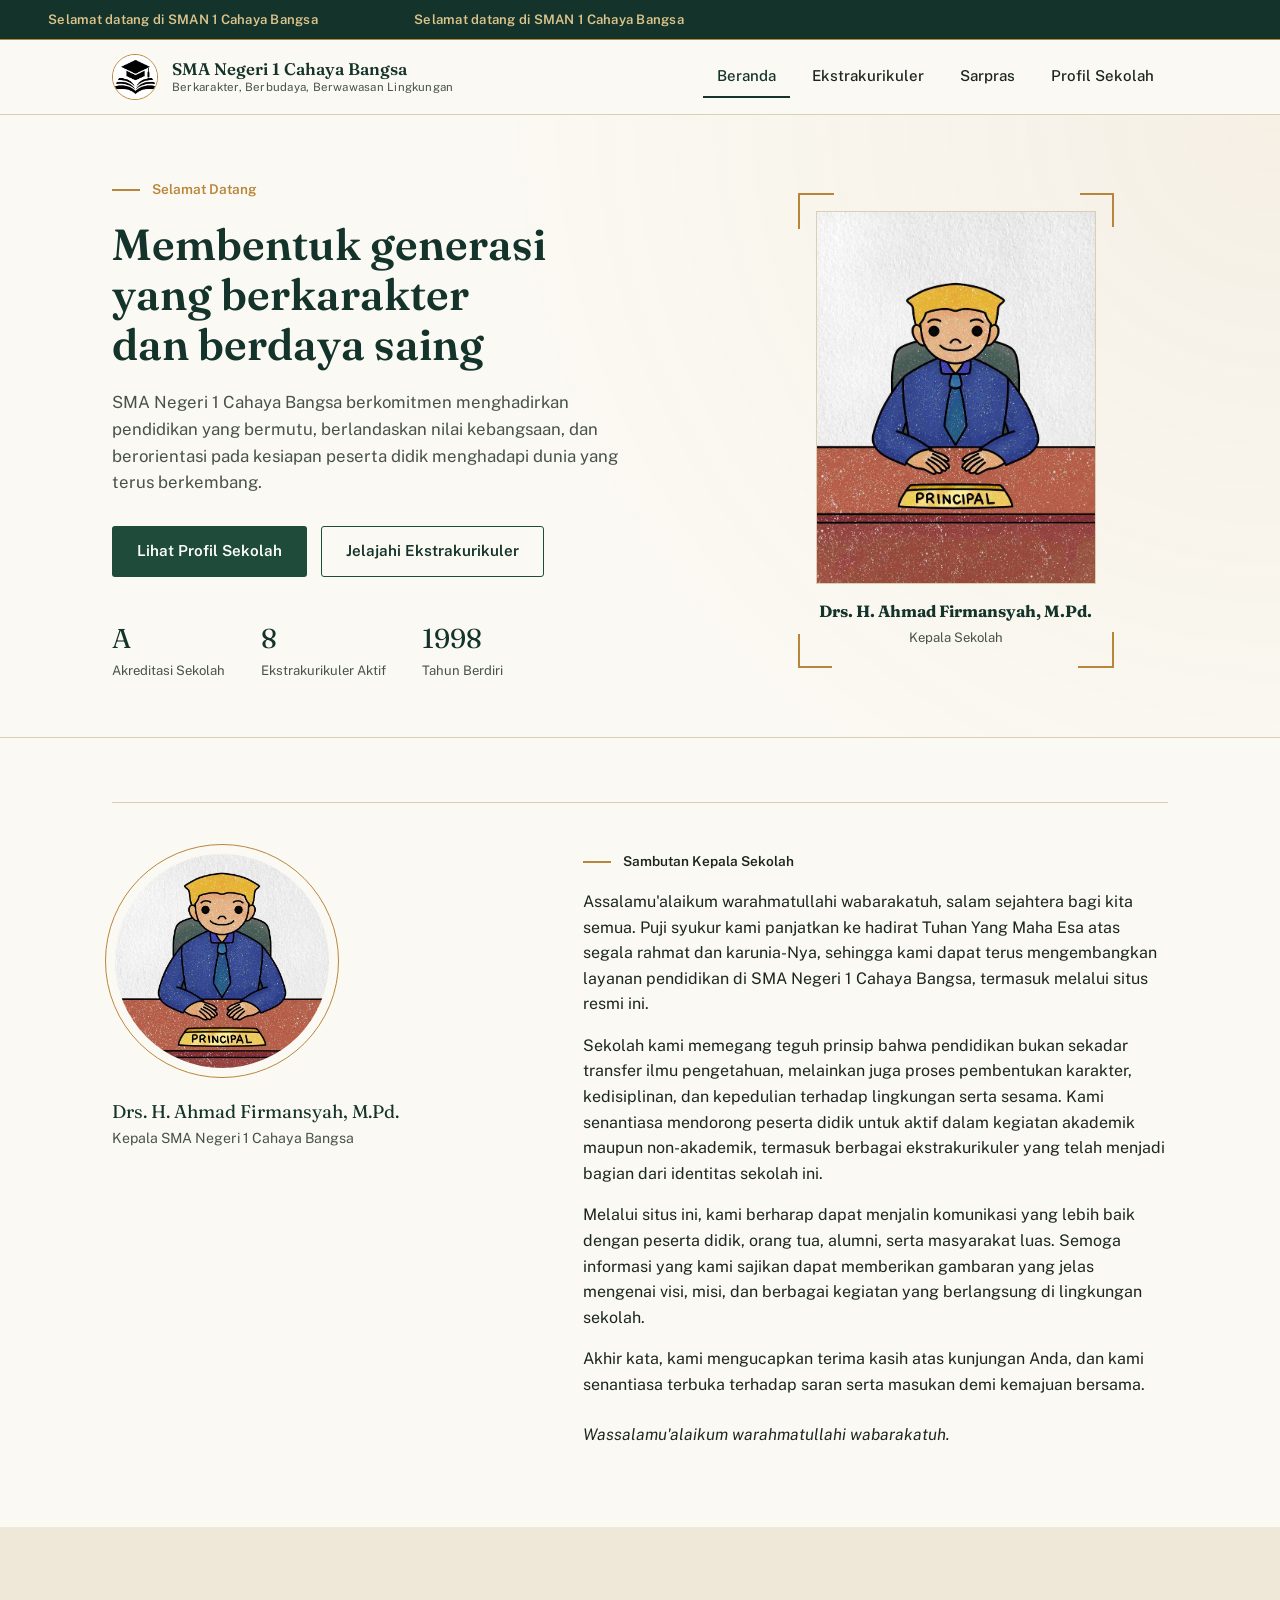
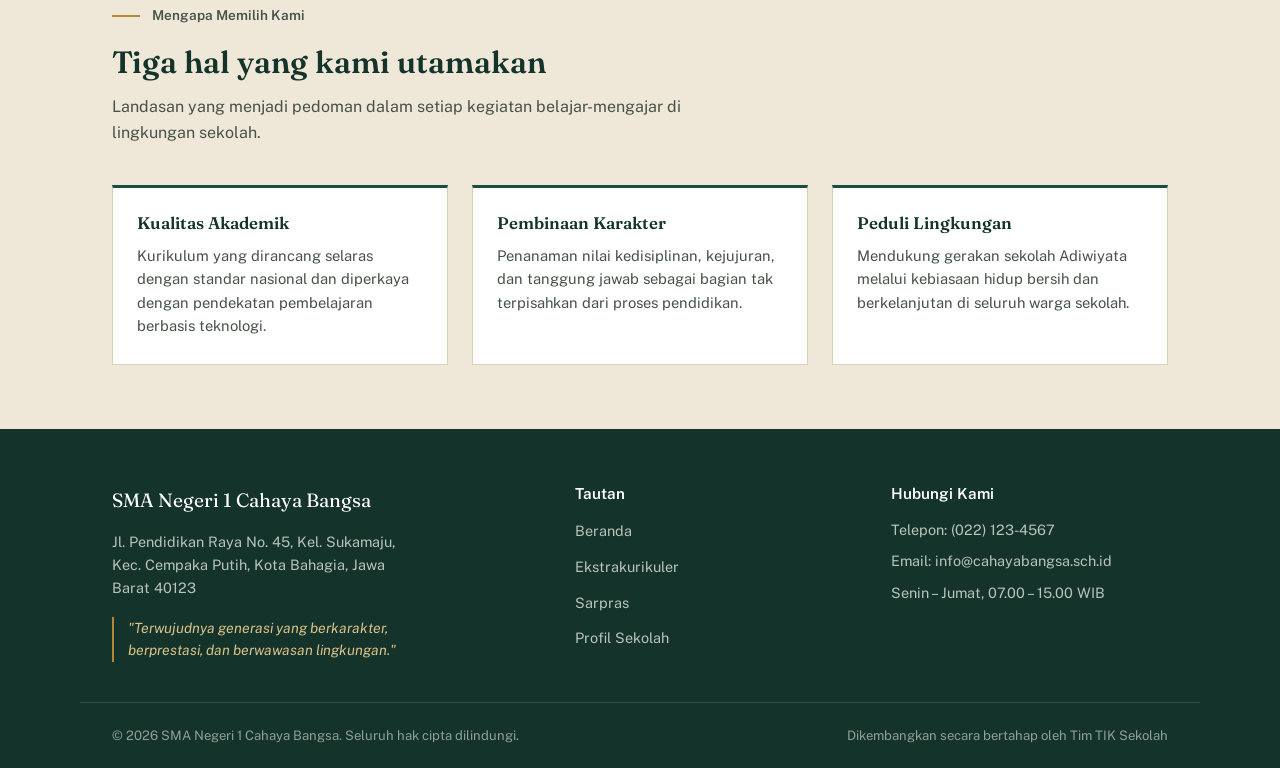
<file: index.html>
<!DOCTYPE html>
<html lang="id">
<head>
<meta charset="UTF-8">
<meta name="viewport" content="width=device-width, initial-scale=1.0">
<title>Beranda | SMA Negeri 1 Cahaya Bangsa</title>
<meta name="description" content="Situs resmi SMA Negeri 1 Cahaya Bangsa — sambutan kepala sekolah, profil sekolah, dan kegiatan ekstrakurikuler.">
<link rel="stylesheet" href="assets/css/style.css">
</head>
<body>
<a href="#konten-utama" class="skip-link">Lewati ke konten utama</a>

<div class="marquee" role="region" aria-label="Teks berjalan">
  <div class="marquee__track">
    <span>Selamat datang di SMAN 1 Cahaya Bangsa</span>
    <span aria-hidden="true">Selamat datang di SMAN 1 Cahaya Bangsa</span>
  </div>
</div>

<header class="site-header">
  <div class="wrap navbar">
    <a href="index.html" class="brand">
      <img src="assets/img/logosch.jpeg" alt="Logo SMA Negeri 1 Cahaya Bangsa" class="brand__logo">
      <span class="brand__text">
        <span class="brand__name">SMA Negeri 1 Cahaya Bangsa</span>
        <span class="brand__tagline">Berkarakter, Berbudaya, Berwawasan Lingkungan</span>
      </span>
    </a>
    <button class="nav-toggle" aria-label="Buka menu navigasi" aria-expanded="false">
      <span></span><span></span><span></span>
    </button>
    <nav class="nav-menu" aria-label="Navigasi utama">
      <a href="index.html">Beranda</a>
      <a href="ekskul.html">Ekstrakurikuler</a>
      <a href="sarpras.html">Sarpras</a>
      <a href="profilsekolah.html">Profil Sekolah</a>
    </nav>
  </div>
</header>

<main id="konten-utama">

  <section class="hero">
    <div class="wrap hero__grid">
      <div>
        <p class="eyebrow-line">Selamat Datang</p>
        <h1 class="hero__title">Membentuk generasi yang berkarakter dan berdaya saing</h1>
        <p class="hero__lede">
          SMA Negeri 1 Cahaya Bangsa berkomitmen menghadirkan pendidikan yang bermutu,
          berlandaskan nilai kebangsaan, dan berorientasi pada kesiapan peserta didik
          menghadapi dunia yang terus berkembang.
        </p>
        <div class="hero__actions">
          <a href="profilsekolah.html" class="btn btn--primary">Lihat Profil Sekolah</a>
          <a href="ekskul.html" class="btn btn--outline">Jelajahi Ekstrakurikuler</a>
        </div>
        <div class="hero__stats">
          <div>
            <div class="hero__stat-value">A</div>
            <div class="hero__stat-label">Akreditasi Sekolah</div>
          </div>
          <div>
            <div class="hero__stat-value">8</div>
            <div class="hero__stat-label">Ekstrakurikuler Aktif</div>
          </div>
          <div>
            <div class="hero__stat-value">1998</div>
            <div class="hero__stat-label">Tahun Berdiri</div>
          </div>
        </div>
      </div>
      <div class="portrait-frame">
        <span class="corner-tl" aria-hidden="true"></span>
        <span class="corner-br" aria-hidden="true"></span>
        <div class="portrait-frame__inner">
          <img src="assets/img/kepsek.jpeg" alt="Foto Kepala Sekolah">
        </div>
        <div class="portrait-frame__caption">
          <strong>Drs. H. Ahmad Firmansyah, M.Pd.</strong>
          <span>Kepala Sekolah</span>
        </div>
      </div>
    </div>
  </section>

  <section class="section">
    <div class="wrap">
      <div class="sambutan">
        <div class="sambutan__figure">
          <div class="sambutan__avatar">
            <img src="assets/img/kepsek.jpeg" alt="Foto Kepala Sekolah">
          </div>
          <div class="sambutan__name">Drs. H. Ahmad Firmansyah, M.Pd.</div>
          <div class="sambutan__role">Kepala SMA Negeri 1 Cahaya Bangsa</div>
        </div>
        <div class="sambutan__body">
          <p class="eyebrow-line">Sambutan Kepala Sekolah</p>
          <p>
            Assalamu'alaikum warahmatullahi wabarakatuh, salam sejahtera bagi kita semua.
            Puji syukur kami panjatkan ke hadirat Tuhan Yang Maha Esa atas segala rahmat
            dan karunia-Nya, sehingga kami dapat terus mengembangkan layanan pendidikan
            di SMA Negeri 1 Cahaya Bangsa, termasuk melalui situs resmi ini.
          </p>
          <p>
            Sekolah kami memegang teguh prinsip bahwa pendidikan bukan sekadar transfer
            ilmu pengetahuan, melainkan juga proses pembentukan karakter, kedisiplinan,
            dan kepedulian terhadap lingkungan serta sesama. Kami senantiasa mendorong
            peserta didik untuk aktif dalam kegiatan akademik maupun non-akademik,
            termasuk berbagai ekstrakurikuler yang telah menjadi bagian dari identitas
            sekolah ini.
          </p>
          <p>
            Melalui situs ini, kami berharap dapat menjalin komunikasi yang lebih baik
            dengan peserta didik, orang tua, alumni, serta masyarakat luas. Semoga
            informasi yang kami sajikan dapat memberikan gambaran yang jelas mengenai
            visi, misi, dan berbagai kegiatan yang berlangsung di lingkungan sekolah.
          </p>
          <p>
            Akhir kata, kami mengucapkan terima kasih atas kunjungan Anda, dan kami
            senantiasa terbuka terhadap saran serta masukan demi kemajuan bersama.
          </p>
          <p class="sambutan__signoff">Wassalamu'alaikum warahmatullahi wabarakatuh.</p>
        </div>
      </div>
    </div>
  </section>

  <section class="section section--alt">
    <div class="wrap">
      <div class="section__head">
        <p class="eyebrow-line">Mengapa Memilih Kami</p>
        <h2>Tiga hal yang kami utamakan</h2>
        <p>
          Landasan yang menjadi pedoman dalam setiap kegiatan belajar-mengajar
          di lingkungan sekolah.
        </p>
      </div>
      <div class="info-grid">
        <div class="info-card">
          <h3>Kualitas Akademik</h3>
          <p>
            Kurikulum yang dirancang selaras dengan standar nasional dan
            diperkaya dengan pendekatan pembelajaran berbasis teknologi.
          </p>
        </div>
        <div class="info-card">
          <h3>Pembinaan Karakter</h3>
          <p>
            Penanaman nilai kedisiplinan, kejujuran, dan tanggung jawab
            sebagai bagian tak terpisahkan dari proses pendidikan.
          </p>
        </div>
        <div class="info-card">
          <h3>Peduli Lingkungan</h3>
          <p>
            Mendukung gerakan sekolah Adiwiyata melalui kebiasaan hidup
            bersih dan berkelanjutan di seluruh warga sekolah.
          </p>
        </div>
      </div>
    </div>
  </section>

</main>

<footer class="site-footer">
  <div class="wrap footer-grid">
    <div>
      <div class="footer-brand__name">SMA Negeri 1 Cahaya Bangsa</div>
      <p class="footer-brand__addr">
        Jl. Pendidikan Raya No. 45, Kel. Sukamaju, Kec. Cempaka Putih,
        Kota Bahagia, Jawa Barat 40123
      </p>
      <p class="footer-mission">
        "Terwujudnya generasi yang berkarakter, berprestasi, dan berwawasan lingkungan."
      </p>
    </div>
    <div class="footer-col">
      <h4>Tautan</h4>
      <ul>
        <li><a href="index.html">Beranda</a></li>
        <li><a href="ekskul.html">Ekstrakurikuler</a></li>
        <li><a href="sarpras.html">Sarpras</a></li>
        <li><a href="profilsekolah.html">Profil Sekolah</a></li>
      </ul>
    </div>
    <div class="footer-col">
      <h4>Hubungi Kami</h4>
      <address>
        <span>Telepon: (022) 123-4567</span>
        <span>Email: info@cahayabangsa.sch.id</span>
        <span>Senin – Jumat, 07.00 – 15.00 WIB</span>
      </address>
    </div>
  </div>
  <div class="wrap footer-bottom">
    <span>&copy; 2026 SMA Negeri 1 Cahaya Bangsa. Seluruh hak cipta dilindungi.</span>
    <span>Dikembangkan secara bertahap oleh Tim TIK Sekolah</span>
  </div>
</footer>

<script src="assets/js/main.js"></script>
</body>
</html>
</file>
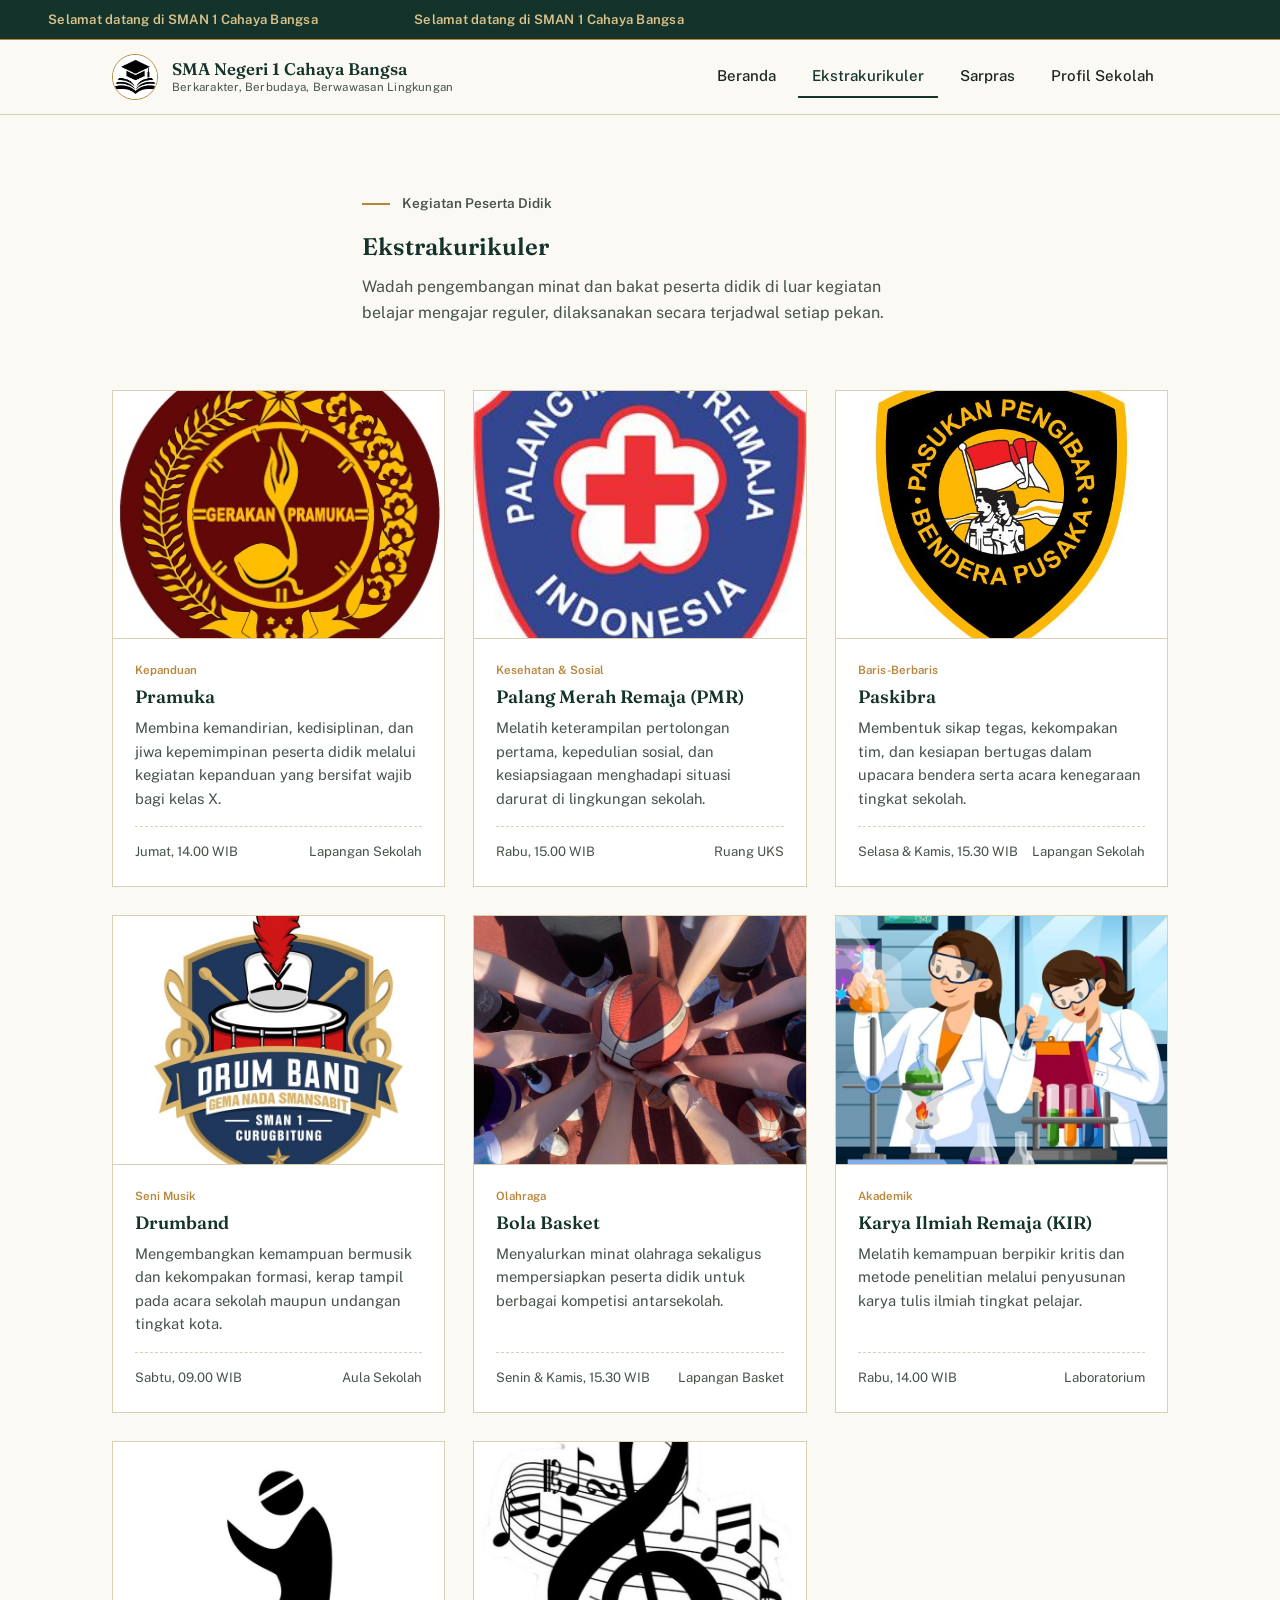
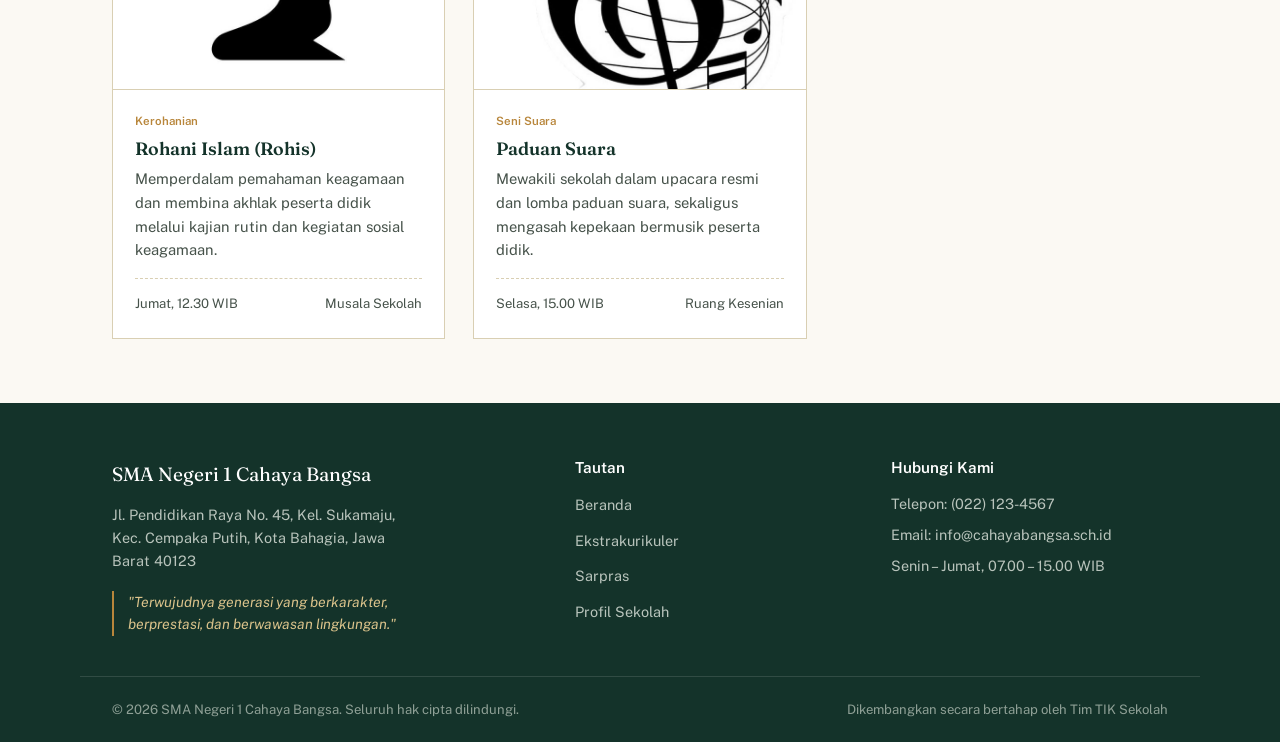
<file: ekskul.html>
<!DOCTYPE html>
<html lang="id">
<head>
<meta charset="UTF-8">
<meta name="viewport" content="width=device-width, initial-scale=1.0">
<title>Ekstrakurikuler | SMA Negeri 1 Cahaya Bangsa</title>
<meta name="description" content="Daftar kegiatan ekstrakurikuler SMA Negeri 1 Cahaya Bangsa.">
<link rel="stylesheet" href="assets/css/style.css">
</head>
<body>
<a href="#konten-utama" class="skip-link">Lewati ke konten utama</a>

<div class="marquee" role="region" aria-label="Teks berjalan">
  <div class="marquee__track">
    <span>Selamat datang di SMAN 1 Cahaya Bangsa</span>
    <span aria-hidden="true">Selamat datang di SMAN 1 Cahaya Bangsa</span>
  </div>
</div>

<header class="site-header">
  <div class="wrap navbar">
    <a href="index.html" class="brand">
      <img src="assets/img/logosch.jpeg" alt="Logo SMA Negeri 1 Cahaya Bangsa" class="brand__logo">
      <span class="brand__text">
        <span class="brand__name">SMA Negeri 1 Cahaya Bangsa</span>
        <span class="brand__tagline">Berkarakter, Berbudaya, Berwawasan Lingkungan</span>
      </span>
    </a>
    <button class="nav-toggle" aria-label="Buka menu navigasi" aria-expanded="false">
      <span></span><span></span><span></span>
    </button>
    <nav class="nav-menu" aria-label="Navigasi utama">
      <a href="index.html">Beranda</a>
      <a href="ekskul.html">Ekstrakurikuler</a>
      <a href="sarpras.html">Sarpras</a>
      <a href="profilsekolah.html">Profil Sekolah</a>
    </nav>
  </div>
</header>

<main id="konten-utama">

  <section class="section" style="padding-bottom: 24px;">
    <div class="wrap section__head">
      <p class="eyebrow-line">Kegiatan Peserta Didik</p>
      <h1>Ekstrakurikuler</h1>
      <p>
        Wadah pengembangan minat dan bakat peserta didik di luar kegiatan belajar
        mengajar reguler, dilaksanakan secara terjadwal setiap pekan.
      </p>
    </div>
  </section>

  <section class="section" style="padding-top: 0;">
    <div class="wrap ekskul-grid">

      <article class="ekskul-card">
        <div class="ekskul-card__media">
          <img src="assets/img/ekskul-pramuka.jpeg" alt="Kegiatan Pramuka">
        </div>
        <div class="ekskul-card__body">
          <p class="ekskul-card__tag">Kepanduan</p>
          <h3 class="ekskul-card__title">Pramuka</h3>
          <p class="ekskul-card__desc">
            Membina kemandirian, kedisiplinan, dan jiwa kepemimpinan peserta didik
            melalui kegiatan kepanduan yang bersifat wajib bagi kelas X.
          </p>
          <div class="ekskul-card__meta">
            <span>Jumat, 14.00 WIB</span>
            <span>Lapangan Sekolah</span>
          </div>
        </div>
      </article>

      <article class="ekskul-card">
        <div class="ekskul-card__media">
          <img src="assets/img/ekskul-pmr.jpeg" alt="Kegiatan Palang Merah Remaja">
        </div>
        <div class="ekskul-card__body">
          <p class="ekskul-card__tag">Kesehatan &amp; Sosial</p>
          <h3 class="ekskul-card__title">Palang Merah Remaja (PMR)</h3>
          <p class="ekskul-card__desc">
            Melatih keterampilan pertolongan pertama, kepedulian sosial, dan
            kesiapsiagaan menghadapi situasi darurat di lingkungan sekolah.
          </p>
          <div class="ekskul-card__meta">
            <span>Rabu, 15.00 WIB</span>
            <span>Ruang UKS</span>
          </div>
        </div>
      </article>

      <article class="ekskul-card">
        <div class="ekskul-card__media">
          <img src="assets/img/ekskul-paskibra.jpeg" alt="Kegiatan Paskibra">
        </div>
        <div class="ekskul-card__body">
          <p class="ekskul-card__tag">Baris-Berbaris</p>
          <h3 class="ekskul-card__title">Paskibra</h3>
          <p class="ekskul-card__desc">
            Membentuk sikap tegas, kekompakan tim, dan kesiapan bertugas dalam
            upacara bendera serta acara kenegaraan tingkat sekolah.
          </p>
          <div class="ekskul-card__meta">
            <span>Selasa &amp; Kamis, 15.30 WIB</span>
            <span>Lapangan Sekolah</span>
          </div>
        </div>
      </article>

      <article class="ekskul-card">
        <div class="ekskul-card__media">
          <img src="assets/img/ekskul-drumband.jpeg" alt="Kegiatan Drumband">
        </div>
        <div class="ekskul-card__body">
          <p class="ekskul-card__tag">Seni Musik</p>
          <h3 class="ekskul-card__title">Drumband</h3>
          <p class="ekskul-card__desc">
            Mengembangkan kemampuan bermusik dan kekompakan formasi, kerap
            tampil pada acara sekolah maupun undangan tingkat kota.
          </p>
          <div class="ekskul-card__meta">
            <span>Sabtu, 09.00 WIB</span>
            <span>Aula Sekolah</span>
          </div>
        </div>
      </article>

      <article class="ekskul-card">
        <div class="ekskul-card__media">
          <img src="assets/img/ekskul-basket.jpeg" alt="Kegiatan Bola Basket">
        </div>
        <div class="ekskul-card__body">
          <p class="ekskul-card__tag">Olahraga</p>
          <h3 class="ekskul-card__title">Bola Basket</h3>
          <p class="ekskul-card__desc">
            Menyalurkan minat olahraga sekaligus mempersiapkan peserta didik
            untuk berbagai kompetisi antarsekolah.
          </p>
          <div class="ekskul-card__meta">
            <span>Senin &amp; Kamis, 15.30 WIB</span>
            <span>Lapangan Basket</span>
          </div>
        </div>
      </article>

      <article class="ekskul-card">
        <div class="ekskul-card__media">
          <img src="assets/img/ekskul-kir.jpeg" alt="Kegiatan Karya Ilmiah Remaja">
        </div>
        <div class="ekskul-card__body">
          <p class="ekskul-card__tag">Akademik</p>
          <h3 class="ekskul-card__title">Karya Ilmiah Remaja (KIR)</h3>
          <p class="ekskul-card__desc">
            Melatih kemampuan berpikir kritis dan metode penelitian melalui
            penyusunan karya tulis ilmiah tingkat pelajar.
          </p>
          <div class="ekskul-card__meta">
            <span>Rabu, 14.00 WIB</span>
            <span>Laboratorium</span>
          </div>
        </div>
      </article>

      <article class="ekskul-card">
        <div class="ekskul-card__media">
          <img src="assets/img/ekskul-rohis.jpeg" alt="Kegiatan Kerohanian">
        </div>
        <div class="ekskul-card__body">
          <p class="ekskul-card__tag">Kerohanian</p>
          <h3 class="ekskul-card__title">Rohani Islam (Rohis)</h3>
          <p class="ekskul-card__desc">
            Memperdalam pemahaman keagamaan dan membina akhlak peserta didik
            melalui kajian rutin dan kegiatan sosial keagamaan.
          </p>
          <div class="ekskul-card__meta">
            <span>Jumat, 12.30 WIB</span>
            <span>Musala Sekolah</span>
          </div>
        </div>
      </article>

      <article class="ekskul-card">
        <div class="ekskul-card__media">
          <img src="assets/img/ekskul-paduansuara.jpeg" alt="Kegiatan Paduan Suara">
        </div>
        <div class="ekskul-card__body">
          <p class="ekskul-card__tag">Seni Suara</p>
          <h3 class="ekskul-card__title">Paduan Suara</h3>
          <p class="ekskul-card__desc">
            Mewakili sekolah dalam upacara resmi dan lomba paduan suara,
            sekaligus mengasah kepekaan bermusik peserta didik.
          </p>
          <div class="ekskul-card__meta">
            <span>Selasa, 15.00 WIB</span>
            <span>Ruang Kesenian</span>
          </div>
        </div>
      </article>

    </div>
  </section>

</main>

<footer class="site-footer">
  <div class="wrap footer-grid">
    <div>
      <div class="footer-brand__name">SMA Negeri 1 Cahaya Bangsa</div>
      <p class="footer-brand__addr">
        Jl. Pendidikan Raya No. 45, Kel. Sukamaju, Kec. Cempaka Putih,
        Kota Bahagia, Jawa Barat 40123
      </p>
      <p class="footer-mission">
        "Terwujudnya generasi yang berkarakter, berprestasi, dan berwawasan lingkungan."
      </p>
    </div>
    <div class="footer-col">
      <h4>Tautan</h4>
      <ul>
        <li><a href="index.html">Beranda</a></li>
        <li><a href="ekskul.html">Ekstrakurikuler</a></li>
        <li><a href="sarpras.html">Sarpras</a></li>
        <li><a href="profilsekolah.html">Profil Sekolah</a></li>
      </ul>
    </div>
    <div class="footer-col">
      <h4>Hubungi Kami</h4>
      <address>
        <span>Telepon: (022) 123-4567</span>
        <span>Email: info@cahayabangsa.sch.id</span>
        <span>Senin – Jumat, 07.00 – 15.00 WIB</span>
      </address>
    </div>
  </div>
  <div class="wrap footer-bottom">
    <span>&copy; 2026 SMA Negeri 1 Cahaya Bangsa. Seluruh hak cipta dilindungi.</span>
    <span>Dikembangkan secara bertahap oleh Tim TIK Sekolah</span>
  </div>
</footer>

<script src="assets/js/main.js"></script>
</body>
</html>
</file>
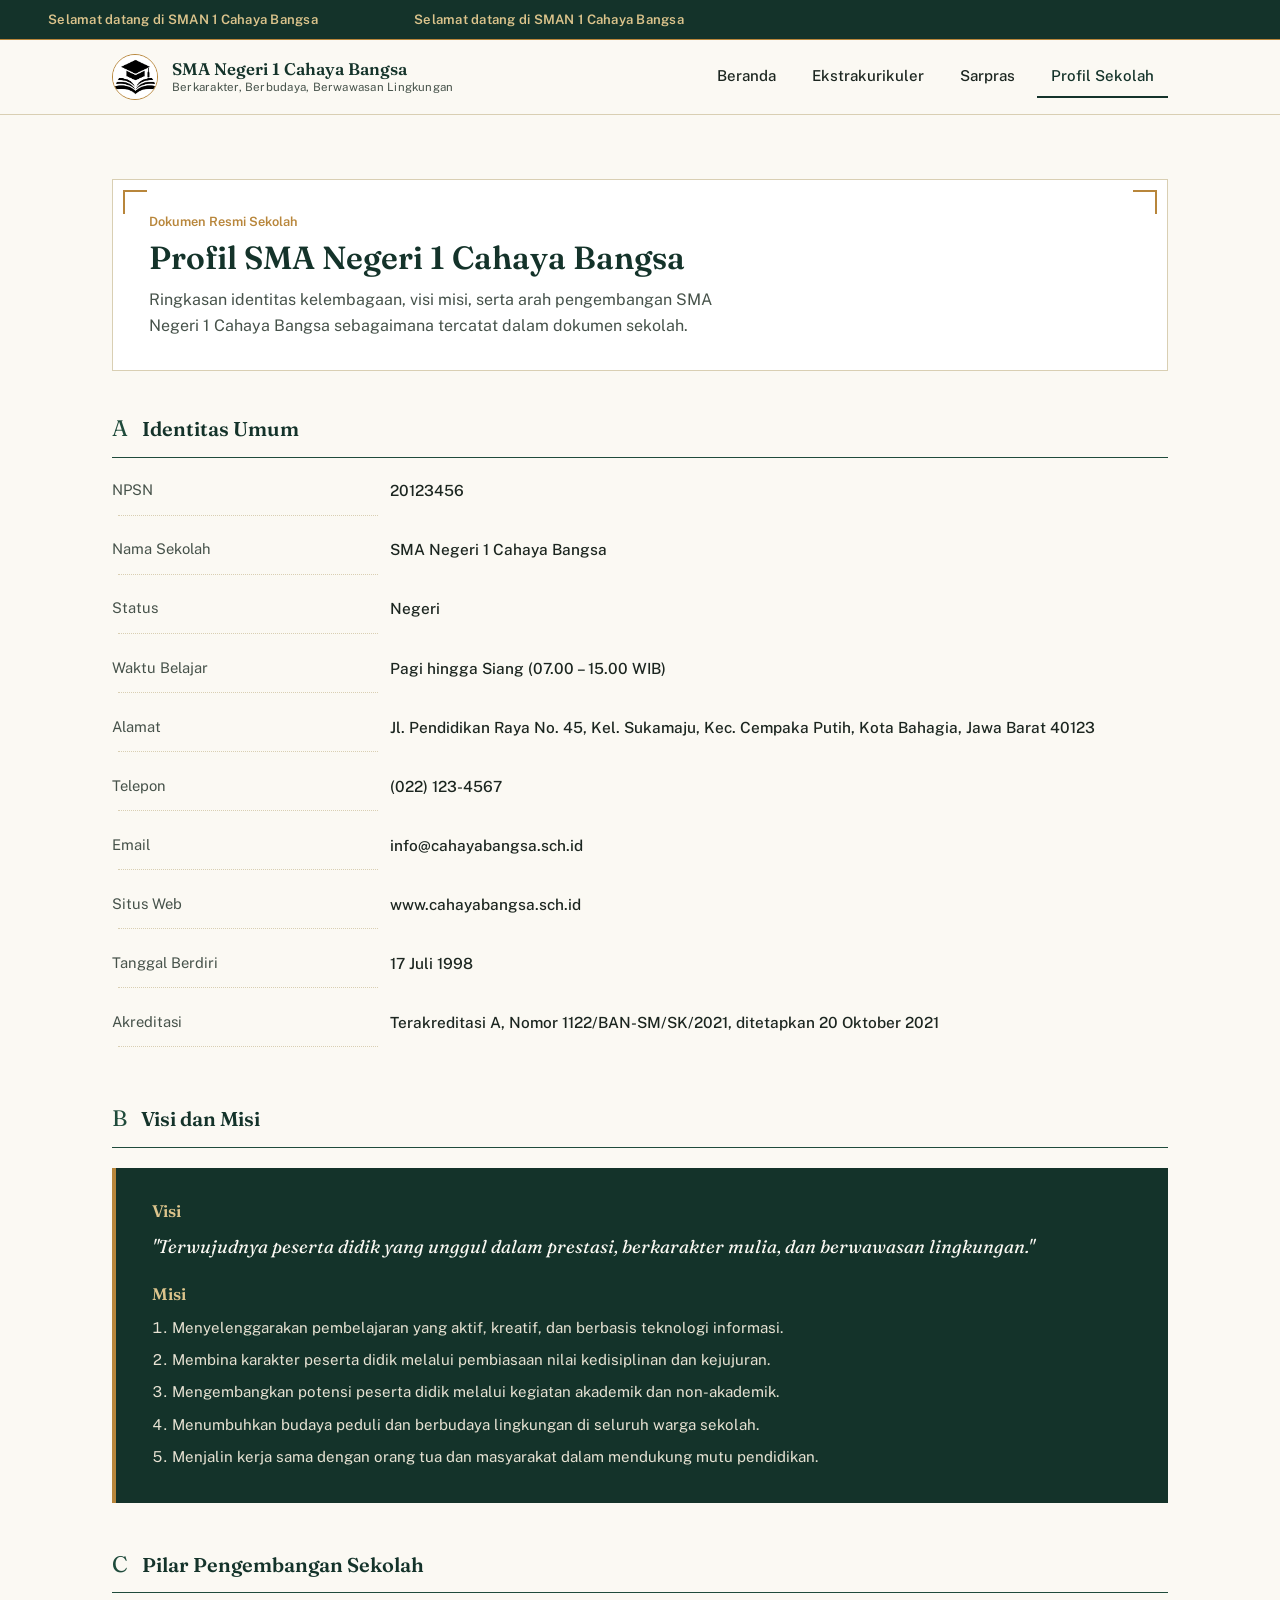
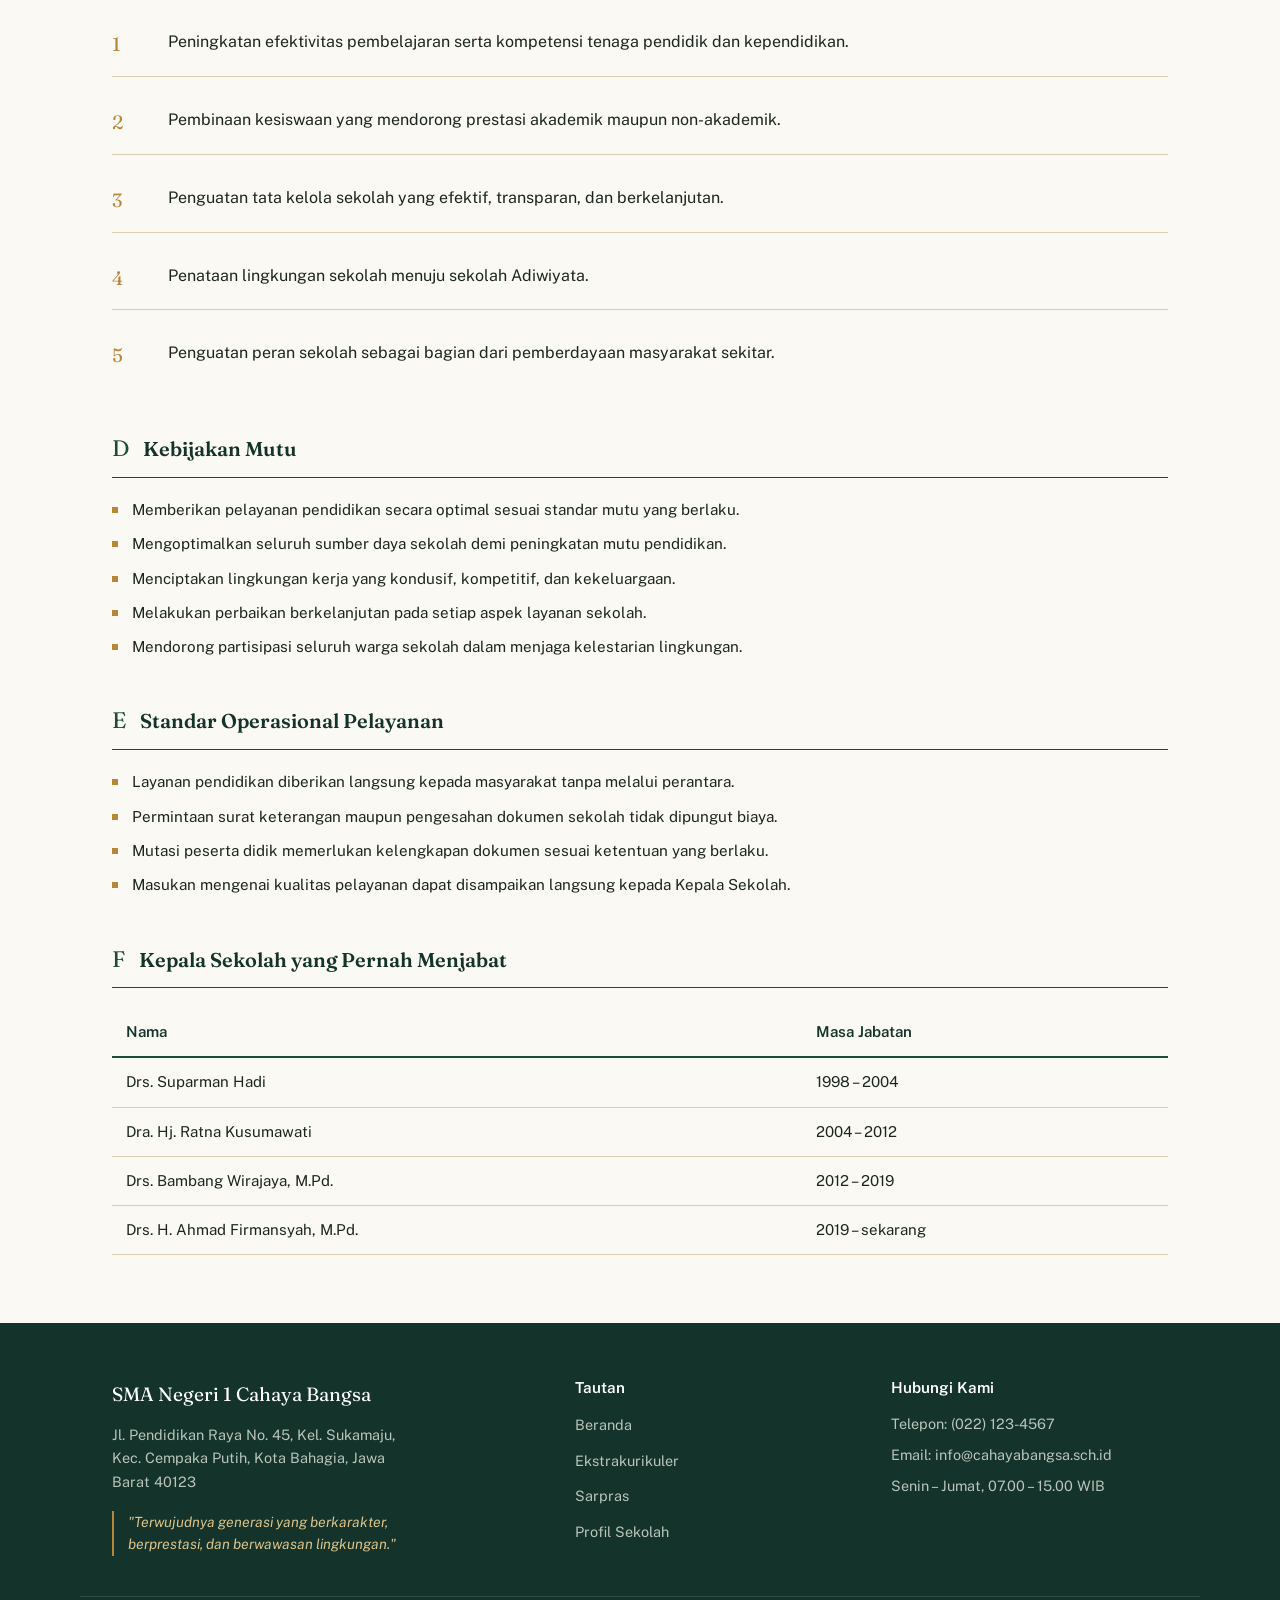
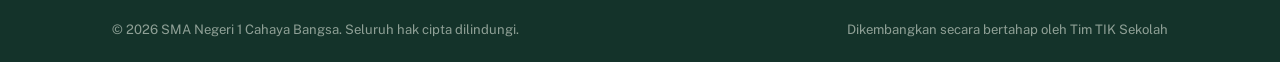
<file: profilsekolah.html>
<!DOCTYPE html>
<html lang="id">
<head>
<meta charset="UTF-8">
<meta name="viewport" content="width=device-width, initial-scale=1.0">
<title>Profil Sekolah | SMA Negeri 1 Cahaya Bangsa</title>
<meta name="description" content="Profil resmi SMA Negeri 1 Cahaya Bangsa: identitas umum, visi misi, dan riwayat kepemimpinan sekolah.">
<link rel="stylesheet" href="assets/css/style.css">
</head>
<body>
<a href="#konten-utama" class="skip-link">Lewati ke konten utama</a>

<div class="marquee" role="region" aria-label="Teks berjalan">
  <div class="marquee__track">
    <span>Selamat datang di SMAN 1 Cahaya Bangsa</span>
    <span aria-hidden="true">Selamat datang di SMAN 1 Cahaya Bangsa</span>
  </div>
</div>

<header class="site-header">
  <div class="wrap navbar">
    <a href="index.html" class="brand">
      <img src="assets/img/logosch.jpeg" alt="Logo SMA Negeri 1 Cahaya Bangsa" class="brand__logo">
      <span class="brand__text">
        <span class="brand__name">SMA Negeri 1 Cahaya Bangsa</span>
        <span class="brand__tagline">Berkarakter, Berbudaya, Berwawasan Lingkungan</span>
      </span>
    </a>
    <button class="nav-toggle" aria-label="Buka menu navigasi" aria-expanded="false">
      <span></span><span></span><span></span>
    </button>
    <nav class="nav-menu" aria-label="Navigasi utama">
      <a href="index.html">Beranda</a>
      <a href="ekskul.html">Ekstrakurikuler</a>
      <a href="sarpras.html">Sarpras</a>
      <a href="profilsekolah.html">Profil Sekolah</a>
    </nav>
  </div>
</header>

<main id="konten-utama">
  <section class="section" style="padding-bottom: 24px;">
    <div class="wrap">

      <div class="doc-header">
        <p class="doc-header__eyebrow">Dokumen Resmi Sekolah</p>
        <h1 class="doc-header__title">Profil SMA Negeri 1 Cahaya Bangsa</h1>
        <p class="doc-header__sub">
          Ringkasan identitas kelembagaan, visi misi, serta arah pengembangan
          SMA Negeri 1 Cahaya Bangsa sebagaimana tercatat dalam dokumen sekolah.
        </p>
      </div>

      <!-- A. IDENTITAS UMUM -->
      <div class="doc-section">
        <div class="doc-section__label">
          <span class="doc-section__letter">A</span>
          <h2>Identitas Umum</h2>
        </div>
        <dl class="data-list">
          <dt>NPSN</dt><dd>20123456</dd>
          <dt>Nama Sekolah</dt><dd>SMA Negeri 1 Cahaya Bangsa</dd>
          <dt>Status</dt><dd>Negeri</dd>
          <dt>Waktu Belajar</dt><dd>Pagi hingga Siang (07.00 – 15.00 WIB)</dd>
          <dt>Alamat</dt><dd>Jl. Pendidikan Raya No. 45, Kel. Sukamaju, Kec. Cempaka Putih, Kota Bahagia, Jawa Barat 40123</dd>
          <dt>Telepon</dt><dd>(022) 123-4567</dd>
          <dt>Email</dt><dd>info@cahayabangsa.sch.id</dd>
          <dt>Situs Web</dt><dd>www.cahayabangsa.sch.id</dd>
          <dt>Tanggal Berdiri</dt><dd>17 Juli 1998</dd>
          <dt>Akreditasi</dt><dd>Terakreditasi A, Nomor 1122/BAN-SM/SK/2021, ditetapkan 20 Oktober 2021</dd>
        </dl>
      </div>

      <!-- B. VISI DAN MISI -->
      <div class="doc-section">
        <div class="doc-section__label">
          <span class="doc-section__letter">B</span>
          <h2>Visi dan Misi</h2>
        </div>
        <div class="mission-box">
          <h3>Visi</h3>
          <p>
            "Terwujudnya peserta didik yang unggul dalam prestasi, berkarakter
            mulia, dan berwawasan lingkungan."
          </p>
          <h3>Misi</h3>
          <ol>
            <li>Menyelenggarakan pembelajaran yang aktif, kreatif, dan berbasis teknologi informasi.</li>
            <li>Membina karakter peserta didik melalui pembiasaan nilai kedisiplinan dan kejujuran.</li>
            <li>Mengembangkan potensi peserta didik melalui kegiatan akademik dan non-akademik.</li>
            <li>Menumbuhkan budaya peduli dan berbudaya lingkungan di seluruh warga sekolah.</li>
            <li>Menjalin kerja sama dengan orang tua dan masyarakat dalam mendukung mutu pendidikan.</li>
          </ol>
        </div>
      </div>

      <!-- C. LIMA PILAR PENGEMBANGAN SEKOLAH -->
      <div class="doc-section">
        <div class="doc-section__label">
          <span class="doc-section__letter">C</span>
          <h2>Pilar Pengembangan Sekolah</h2>
        </div>
        <div class="pillar-list">
          <div class="pillar-item">
            <span class="pillar-item__num">1</span>
            <p>Peningkatan efektivitas pembelajaran serta kompetensi tenaga pendidik dan kependidikan.</p>
          </div>
          <div class="pillar-item">
            <span class="pillar-item__num">2</span>
            <p>Pembinaan kesiswaan yang mendorong prestasi akademik maupun non-akademik.</p>
          </div>
          <div class="pillar-item">
            <span class="pillar-item__num">3</span>
            <p>Penguatan tata kelola sekolah yang efektif, transparan, dan berkelanjutan.</p>
          </div>
          <div class="pillar-item">
            <span class="pillar-item__num">4</span>
            <p>Penataan lingkungan sekolah menuju sekolah Adiwiyata.</p>
          </div>
          <div class="pillar-item">
            <span class="pillar-item__num">5</span>
            <p>Penguatan peran sekolah sebagai bagian dari pemberdayaan masyarakat sekitar.</p>
          </div>
        </div>
      </div>

      <!-- D. KEBIJAKAN MUTU -->
      <div class="doc-section">
        <div class="doc-section__label">
          <span class="doc-section__letter">D</span>
          <h2>Kebijakan Mutu</h2>
        </div>
        <ul class="plain-list">
          <li>Memberikan pelayanan pendidikan secara optimal sesuai standar mutu yang berlaku.</li>
          <li>Mengoptimalkan seluruh sumber daya sekolah demi peningkatan mutu pendidikan.</li>
          <li>Menciptakan lingkungan kerja yang kondusif, kompetitif, dan kekeluargaan.</li>
          <li>Melakukan perbaikan berkelanjutan pada setiap aspek layanan sekolah.</li>
          <li>Mendorong partisipasi seluruh warga sekolah dalam menjaga kelestarian lingkungan.</li>
        </ul>
      </div>

      <!-- E. STANDAR OPERASIONAL PELAYANAN -->
      <div class="doc-section">
        <div class="doc-section__label">
          <span class="doc-section__letter">E</span>
          <h2>Standar Operasional Pelayanan</h2>
        </div>
        <ul class="plain-list">
          <li>Layanan pendidikan diberikan langsung kepada masyarakat tanpa melalui perantara.</li>
          <li>Permintaan surat keterangan maupun pengesahan dokumen sekolah tidak dipungut biaya.</li>
          <li>Mutasi peserta didik memerlukan kelengkapan dokumen sesuai ketentuan yang berlaku.</li>
          <li>Masukan mengenai kualitas pelayanan dapat disampaikan langsung kepada Kepala Sekolah.</li>
        </ul>
      </div>

      <!-- F. RIWAYAT KEPALA SEKOLAH -->
      <div class="doc-section">
        <div class="doc-section__label">
          <span class="doc-section__letter">F</span>
          <h2>Kepala Sekolah yang Pernah Menjabat</h2>
        </div>
        <table class="history-table">
          <thead>
            <tr>
              <th>Nama</th>
              <th>Masa Jabatan</th>
            </tr>
          </thead>
          <tbody>
            <tr><td>Drs. Suparman Hadi</td><td>1998 – 2004</td></tr>
            <tr><td>Dra. Hj. Ratna Kusumawati</td><td>2004 – 2012</td></tr>
            <tr><td>Drs. Bambang Wirajaya, M.Pd.</td><td>2012 – 2019</td></tr>
            <tr><td>Drs. H. Ahmad Firmansyah, M.Pd.</td><td>2019 – sekarang</td></tr>
          </tbody>
        </table>
      </div>

    </div>
  </section>
</main>

<footer class="site-footer">
  <div class="wrap footer-grid">
    <div>
      <div class="footer-brand__name">SMA Negeri 1 Cahaya Bangsa</div>
      <p class="footer-brand__addr">
        Jl. Pendidikan Raya No. 45, Kel. Sukamaju, Kec. Cempaka Putih,
        Kota Bahagia, Jawa Barat 40123
      </p>
      <p class="footer-mission">
        "Terwujudnya generasi yang berkarakter, berprestasi, dan berwawasan lingkungan."
      </p>
    </div>
    <div class="footer-col">
      <h4>Tautan</h4>
      <ul>
        <li><a href="index.html">Beranda</a></li>
        <li><a href="ekskul.html">Ekstrakurikuler</a></li>
        <li><a href="sarpras.html">Sarpras</a></li>
        <li><a href="profilsekolah.html">Profil Sekolah</a></li>
      </ul>
    </div>
    <div class="footer-col">
      <h4>Hubungi Kami</h4>
      <address>
        <span>Telepon: (022) 123-4567</span>
        <span>Email: info@cahayabangsa.sch.id</span>
        <span>Senin – Jumat, 07.00 – 15.00 WIB</span>
      </address>
    </div>
  </div>
  <div class="wrap footer-bottom">
    <span>&copy; 2026 SMA Negeri 1 Cahaya Bangsa. Seluruh hak cipta dilindungi.</span>
    <span>Dikembangkan secara bertahap oleh Tim TIK Sekolah</span>
  </div>
</footer>

<script src="assets/js/main.js"></script>
</body>
</html>
</file>
<file: assets/css/style.css>
/* =========================================================
   SMA NEGERI 1 CAHAYA BANGSA — Stylesheet
   Tahap 1 pengembangan
   ========================================================= */

@import url('https://fonts.googleapis.com/css2?family=Fraunces:ital,opsz,wght@0,9..144,400;0,9..144,500;0,9..144,600;0,9..144,700;1,9..144,500&family=Public+Sans:wght@400;500;600;700&display=swap');

:root {
  --color-bg: #FBF9F3;
  --color-bg-alt: #EFE8D8;
  --color-ink: #1C2620;
  --color-ink-soft: #46524A;
  --color-primary: #1F4B3B;
  --color-primary-dark: #14332A;
  --color-accent: #B8863B;
  --color-accent-soft: #DCC48C;
  --color-line: #D9CFB3;
  --color-white: #FFFFFF;

  --font-display: 'Fraunces', Georgia, serif;
  --font-body: 'Public Sans', -apple-system, BlinkMacSystemFont, sans-serif;

  --max-width: 1120px;
  --radius-sm: 3px;
}

/* -------------------- Reset -------------------- */
* { margin: 0; padding: 0; box-sizing: border-box; }

html {
  scroll-behavior: smooth;
}

body {
  font-family: var(--font-body);
  background: var(--color-bg);
  color: var(--color-ink);
  line-height: 1.6;
  font-size: 16px;
}

img { max-width: 100%; display: block; }
a { color: inherit; text-decoration: none; }
ul { list-style: none; }

.wrap {
  max-width: var(--max-width);
  margin-inline: auto;
  padding-inline: 32px;
}

h1, h2, h3, h4 {
  font-family: var(--font-display);
  color: var(--color-primary-dark);
  font-weight: 600;
  line-height: 1.15;
}

@media (prefers-reduced-motion: reduce) {
  html { scroll-behavior: auto; }
  * { transition-duration: 0.001ms !important; animation-duration: 0.001ms !important; }
}

/* -------------------- Skip link -------------------- */
.skip-link {
  position: absolute;
  left: -999px;
  top: 0;
  background: var(--color-primary-dark);
  color: var(--color-white);
  padding: 10px 18px;
  z-index: 200;
}
.skip-link:focus {
  left: 12px;
  top: 12px;
}

/* -------------------- Running text (pengumuman) -------------------- */
.marquee {
  background: var(--color-primary-dark);
  border-bottom: 1px solid var(--color-accent);
  overflow: hidden;
}

.marquee__track {
  display: flex;
  width: max-content;
  animation: marquee-scroll 22s linear infinite;
}

.marquee__track span {
  display: inline-block;
  padding: 9px 48px;
  color: var(--color-accent-soft);
  font-size: 0.82rem;
  font-weight: 600;
  letter-spacing: 0.02em;
  white-space: nowrap;
}

@keyframes marquee-scroll {
  from { transform: translateX(0); }
  to { transform: translateX(-50%); }
}

@media (prefers-reduced-motion: reduce) {
  .marquee__track {
    animation: none;
    flex-wrap: wrap;
    width: auto;
  }
  .marquee__track span:last-child { display: none; }
}

/* -------------------- Header / Navbar -------------------- */
.site-header {
  position: sticky;
  top: 0;
  z-index: 100;
  background: var(--color-bg);
  border-bottom: 1px solid var(--color-line);
}

.navbar {
  display: flex;
  align-items: center;
  justify-content: space-between;
  padding-block: 14px;
  gap: 24px;
}

.brand {
  display: flex;
  align-items: center;
  gap: 14px;
}

.brand__logo {
  width: 46px;
  height: 46px;
  object-fit: cover;
  border-radius: 50%;
  border: 1.5px solid var(--color-accent);
  background: var(--color-white);
}

.brand__text {
  display: flex;
  flex-direction: column;
  line-height: 1.25;
}

.brand__name {
  font-family: var(--font-display);
  font-weight: 600;
  font-size: 1.05rem;
  color: var(--color-primary-dark);
}

.brand__tagline {
  font-size: 0.72rem;
  color: var(--color-ink-soft);
  letter-spacing: 0.02em;
}

.nav-toggle {
  display: none;
  background: none;
  border: 1px solid var(--color-line);
  border-radius: var(--radius-sm);
  width: 42px;
  height: 38px;
  cursor: pointer;
  flex-direction: column;
  align-items: center;
  justify-content: center;
  gap: 4px;
}
.nav-toggle span {
  display: block;
  width: 20px;
  height: 2px;
  background: var(--color-primary-dark);
}

.nav-menu {
  display: flex;
  align-items: center;
  gap: 8px;
}

.nav-menu a {
  display: inline-block;
  padding: 8px 14px;
  font-size: 0.94rem;
  font-weight: 500;
  color: var(--color-ink);
  border-bottom: 2px solid transparent;
  transition: color 0.2s ease, border-color 0.2s ease;
}

.nav-menu a:hover,
.nav-menu a:focus-visible {
  color: var(--color-primary);
  border-bottom-color: var(--color-accent);
}

.nav-menu a[aria-current="page"] {
  color: var(--color-primary-dark);
  border-bottom-color: var(--color-primary-dark);
}

/* -------------------- Buttons -------------------- */
.btn {
  display: inline-flex;
  align-items: center;
  gap: 10px;
  padding: 12px 24px;
  font-family: var(--font-body);
  font-weight: 600;
  font-size: 0.95rem;
  border-radius: var(--radius-sm);
  border: 1px solid transparent;
  cursor: pointer;
}

.btn--primary {
  background: var(--color-primary);
  color: var(--color-white);
}
.btn--primary:hover { background: var(--color-primary-dark); }

.btn--outline {
  background: transparent;
  border-color: var(--color-primary);
  color: var(--color-primary-dark);
}
.btn--outline:hover { background: var(--color-primary); color: var(--color-white); }

/* -------------------- Hero (index) -------------------- */
.hero {
  padding-block: 64px 56px;
  border-bottom: 1px solid var(--color-line);
  background:
    radial-gradient(circle at 100% 0%, rgba(184,134,59,0.08), transparent 55%),
    var(--color-bg);
}

.hero__grid {
  display: grid;
  grid-template-columns: 1.15fr 0.85fr;
  gap: 56px;
  align-items: center;
}

.eyebrow-line {
  display: flex;
  align-items: center;
  gap: 12px;
  margin-bottom: 18px;
  color: var(--color-accent);
  font-weight: 600;
  font-size: 0.85rem;
}
.eyebrow-line::before {
  content: "";
  width: 28px;
  height: 1.5px;
  background: var(--color-accent);
}

.hero__title {
  font-size: clamp(2rem, 3.4vw, 2.85rem);
  max-width: 15ch;
}

.hero__lede {
  margin-top: 20px;
  max-width: 52ch;
  color: var(--color-ink-soft);
  font-size: 1.05rem;
}

.hero__actions {
  margin-top: 30px;
  display: flex;
  gap: 14px;
  flex-wrap: wrap;
}

.hero__stats {
  margin-top: 40px;
  display: flex;
  gap: 36px;
  flex-wrap: wrap;
}
.hero__stat-value {
  font-family: var(--font-display);
  font-size: 1.7rem;
  color: var(--color-primary-dark);
}
.hero__stat-label {
  font-size: 0.82rem;
  color: var(--color-ink-soft);
}

/* Certificate-style portrait frame — echoes the ornamental
   corner brackets found on Indonesian school SK / akreditasi
   documents referenced throughout the profile page. */
.portrait-frame {
  position: relative;
  padding: 18px;
  justify-self: center;
}

.portrait-frame::before,
.portrait-frame::after,
.portrait-frame .corner-tl,
.portrait-frame .corner-br {
  content: "";
  position: absolute;
  width: 34px;
  height: 34px;
  border: 2px solid var(--color-accent);
}
.portrait-frame::before { top: 0; left: 0; border-right: none; border-bottom: none; }
.portrait-frame::after { bottom: 0; right: 0; border-left: none; border-top: none; }
.portrait-frame .corner-tl { top: 0; right: 0; border-left: none; border-bottom: none; }
.portrait-frame .corner-br { bottom: 0; left: 0; border-right: none; border-top: none; }

.portrait-frame__inner {
  width: 280px;
  aspect-ratio: 3 / 4;
  overflow: hidden;
  background: var(--color-bg-alt);
  border: 1px solid var(--color-line);
}
.portrait-frame__inner img {
  width: 100%;
  height: 100%;
  object-fit: cover;
}

.portrait-frame__caption {
  text-align: center;
  margin-top: 14px;
}
.portrait-frame__caption strong {
  display: block;
  font-family: var(--font-display);
  color: var(--color-primary-dark);
  font-size: 1.02rem;
}
.portrait-frame__caption span {
  font-size: 0.82rem;
  color: var(--color-ink-soft);
}

/* -------------------- Section shell -------------------- */
.section {
  padding-block: 64px;
}
.section--alt {
  background: var(--color-bg-alt);
}
.section__head {
  max-width: 62ch;
  margin-bottom: 40px;
}
.section__head h2 {
  font-size: clamp(1.6rem, 2.4vw, 2.1rem);
}
.section__head p {
  margin-top: 14px;
  color: var(--color-ink-soft);
}

/* -------------------- Sambutan Kepala Sekolah -------------------- */
.sambutan {
  display: grid;
  grid-template-columns: 0.42fr 0.58fr;
  gap: 48px;
  align-items: start;
  border-top: 1px solid var(--color-line);
  padding-top: 48px;
}

.sambutan__figure {
  position: sticky;
  top: 100px;
}

.sambutan__avatar {
  width: 100%;
  max-width: 220px;
  aspect-ratio: 1;
  border-radius: 50%;
  overflow: hidden;
  border: 3px solid var(--color-bg);
  outline: 1px solid var(--color-accent);
  outline-offset: 6px;
}
.sambutan__avatar img {
  width: 100%; height: 100%; object-fit: cover;
}

.sambutan__name {
  margin-top: 26px;
  font-family: var(--font-display);
  font-size: 1.15rem;
  color: var(--color-primary-dark);
}
.sambutan__role {
  font-size: 0.88rem;
  color: var(--color-ink-soft);
}

.sambutan__body p {
  margin-bottom: 16px;
  color: var(--color-ink);
}
.sambutan__body p:first-of-type::first-letter {
  font-family: var(--font-display);
  font-size: 3.2rem;
  float: left;
  line-height: 0.8;
  padding: 6px 8px 0 0;
  color: var(--color-primary);
}
.sambutan__signoff {
  margin-top: 24px;
  font-style: italic;
  color: var(--color-ink-soft);
}

/* -------------------- Highlight / info cards -------------------- */
.info-grid {
  display: grid;
  grid-template-columns: repeat(3, 1fr);
  gap: 24px;
}

.info-card {
  background: var(--color-white);
  border: 1px solid var(--color-line);
  border-top: 3px solid var(--color-primary);
  padding: 26px 24px;
}
.info-card h3 {
  font-size: 1.05rem;
  margin-bottom: 10px;
}
.info-card p {
  font-size: 0.92rem;
  color: var(--color-ink-soft);
}

/* -------------------- Ekskul cards -------------------- */
.ekskul-grid {
  display: grid;
  grid-template-columns: repeat(3, 1fr);
  gap: 28px;
}

.ekskul-card {
  background: var(--color-white);
  border: 1px solid var(--color-line);
  overflow: hidden;
  display: flex;
  flex-direction: column;
}

.ekskul-card__media {
  aspect-ratio: 4 / 3;
  background: var(--color-bg-alt);
  border-bottom: 1px solid var(--color-line);
  overflow: hidden;
}
.ekskul-card__media img {
  width: 100%; height: 100%; object-fit: cover;
}

.ekskul-card__body {
  padding: 22px 22px 24px;
  flex: 1;
  display: flex;
  flex-direction: column;
}

.ekskul-card__tag {
  font-size: 0.72rem;
  color: var(--color-accent);
  font-weight: 600;
  margin-bottom: 8px;
}

.ekskul-card__title {
  font-size: 1.12rem;
  margin-bottom: 8px;
}

.ekskul-card__desc {
  font-size: 0.92rem;
  color: var(--color-ink-soft);
  flex: 1;
}

.ekskul-card__meta {
  margin-top: 16px;
  padding-top: 14px;
  border-top: 1px dashed var(--color-line);
  font-size: 0.82rem;
  color: var(--color-ink-soft);
  display: flex;
  justify-content: space-between;
}

/* -------------------- Sarpras (sarana & prasarana) -------------------- */
.sarpras-grid {
  display: grid;
  grid-template-columns: repeat(3, 1fr);
  gap: 28px;
}

.sarpras-card {
  background: var(--color-white);
  border: 1px solid var(--color-line);
  overflow: hidden;
  display: flex;
  flex-direction: column;
}

.sarpras-card__media {
  aspect-ratio: 4 / 3;
  background: var(--color-bg-alt);
  border-bottom: 1px solid var(--color-line);
  overflow: hidden;
}
.sarpras-card__media img {
  width: 100%; height: 100%; object-fit: cover;
}

.sarpras-card__body {
  padding: 22px 22px 24px;
  flex: 1;
  display: flex;
  flex-direction: column;
}

.sarpras-card__tag {
  font-size: 0.72rem;
  color: var(--color-accent);
  font-weight: 600;
  margin-bottom: 8px;
}

.sarpras-card__title {
  font-size: 1.12rem;
  margin-bottom: 8px;
}

.sarpras-card__desc {
  font-size: 0.92rem;
  color: var(--color-ink-soft);
  flex: 1;
}

.sarpras-card__meta {
  margin-top: 16px;
  padding-top: 14px;
  border-top: 1px dashed var(--color-line);
  font-size: 0.82rem;
  color: var(--color-ink-soft);
  display: flex;
  justify-content: space-between;
}

/* -------------------- Profil Sekolah: document layout -------------------- */
.doc-header {
  border: 1px solid var(--color-line);
  background: var(--color-white);
  padding: 32px 36px;
  margin-bottom: 40px;
  position: relative;
}
.doc-header::before,
.doc-header::after {
  content: "";
  position: absolute;
  width: 22px;
  height: 22px;
  border: 2px solid var(--color-accent);
  top: 10px;
}
.doc-header::before { left: 10px; border-right: none; border-bottom: none; }
.doc-header::after { right: 10px; border-left: none; border-bottom: none; }

.doc-header__eyebrow {
  font-size: 0.8rem;
  color: var(--color-accent);
  font-weight: 600;
  margin-bottom: 8px;
}
.doc-header__title {
  font-size: clamp(1.5rem, 2.6vw, 2rem);
}
.doc-header__sub {
  margin-top: 10px;
  color: var(--color-ink-soft);
  max-width: 60ch;
}

.doc-section {
  margin-bottom: 44px;
}
.doc-section__label {
  display: flex;
  align-items: baseline;
  gap: 14px;
  margin-bottom: 20px;
  padding-bottom: 10px;
  border-bottom: 1px solid var(--color-primary);
}
.doc-section__letter {
  font-family: var(--font-display);
  font-size: 1.4rem;
  color: var(--color-primary);
}
.doc-section__label h2 {
  font-size: 1.25rem;
}

.data-list {
  display: grid;
  grid-template-columns: minmax(180px, 260px) 1fr;
  row-gap: 12px;
  column-gap: 18px;
}
.data-list dt {
  color: var(--color-ink-soft);
  font-size: 0.92rem;
  position: relative;
}
.data-list dt::after {
  content: "";
  display: inline-block;
  width: 100%;
  border-bottom: 1px dotted var(--color-line);
  margin-left: 6px;
  vertical-align: middle;
}
.data-list dd {
  font-weight: 500;
  font-size: 0.96rem;
}

.mission-box {
  background: var(--color-primary-dark);
  color: var(--color-bg);
  padding: 34px 36px;
  border-left: 4px solid var(--color-accent);
}
.mission-box h3 {
  color: var(--color-accent-soft);
  font-size: 1.05rem;
  margin-bottom: 12px;
}
.mission-box p {
  font-family: var(--font-display);
  font-style: italic;
  font-size: 1.15rem;
  line-height: 1.5;
  margin-bottom: 24px;
}
.mission-box ol {
  list-style: decimal;
  padding-left: 20px;
  display: grid;
  gap: 8px;
  font-size: 0.94rem;
  color: #E7E2D3;
}

.pillar-list {
  display: grid;
  gap: 14px;
}
.pillar-item {
  display: grid;
  grid-template-columns: 40px 1fr;
  gap: 16px;
  padding: 16px 0;
  border-bottom: 1px solid var(--color-line);
}
.pillar-item:last-child { border-bottom: none; }
.pillar-item__num {
  font-family: var(--font-display);
  color: var(--color-accent);
  font-size: 1.2rem;
}

.plain-list {
  display: grid;
  gap: 10px;
}
.plain-list li {
  padding-left: 20px;
  position: relative;
  color: var(--color-ink);
  font-size: 0.95rem;
}
.plain-list li::before {
  content: "";
  position: absolute;
  left: 0;
  top: 9px;
  width: 6px;
  height: 6px;
  background: var(--color-accent);
}

.history-table {
  width: 100%;
  border-collapse: collapse;
  font-size: 0.94rem;
}
.history-table th,
.history-table td {
  text-align: left;
  padding: 12px 14px;
  border-bottom: 1px solid var(--color-line);
}
.history-table th {
  font-family: var(--font-body);
  font-weight: 600;
  color: var(--color-primary-dark);
  border-bottom: 2px solid var(--color-primary);
}

/* -------------------- Footer -------------------- */
.site-footer {
  background: var(--color-primary-dark);
  color: #DCE4DE;
  padding-block: 56px 0;
  opacity: 0;
  transform: translateY(24px);
  transition: opacity 0.7s ease, transform 0.7s ease;
}
.site-footer.is-visible {
  opacity: 1;
  transform: translateY(0);
}

.footer-grid {
  display: grid;
  grid-template-columns: 1.3fr 0.85fr 0.85fr;
  gap: 40px;
  padding-bottom: 40px;
  border-bottom: 1px solid rgba(255,255,255,0.12);
}

.footer-brand__name {
  font-family: var(--font-display);
  color: var(--color-white);
  font-size: 1.2rem;
}
.footer-brand__addr {
  margin-top: 14px;
  font-size: 0.9rem;
  color: #B9C4BC;
  max-width: 34ch;
}

.footer-mission {
  margin-top: 18px;
  font-size: 0.88rem;
  font-style: italic;
  color: var(--color-accent-soft);
  border-left: 2px solid var(--color-accent);
  padding-left: 14px;
  max-width: 38ch;
}

.footer-col h4 {
  color: var(--color-white);
  font-size: 0.95rem;
  font-family: var(--font-body);
  font-weight: 600;
  margin-bottom: 16px;
}
.footer-col ul {
  display: grid;
  gap: 10px;
}
.footer-col a {
  font-size: 0.9rem;
  color: #B9C4BC;
  transition: color 0.2s ease;
}
.footer-col a:hover { color: var(--color-accent-soft); }

.footer-col address {
  font-style: normal;
  font-size: 0.9rem;
  color: #B9C4BC;
  display: grid;
  gap: 8px;
}

.footer-bottom {
  padding-block: 22px;
  display: flex;
  justify-content: space-between;
  flex-wrap: wrap;
  gap: 10px;
  font-size: 0.82rem;
  color: #8FA096;
}

/* -------------------- Responsive -------------------- */
@media (max-width: 900px) {
  .hero__grid { grid-template-columns: 1fr; }
  .portrait-frame { justify-self: start; }
  .sambutan { grid-template-columns: 1fr; }
  .sambutan__figure { position: static; display: flex; align-items: center; gap: 18px; }
  .sambutan__avatar { width: 100px; max-width: 100px; }
  .info-grid { grid-template-columns: 1fr 1fr; }
  .ekskul-grid { grid-template-columns: 1fr 1fr; }
  .sarpras-grid { grid-template-columns: 1fr 1fr; }
  .footer-grid { grid-template-columns: 1fr; }
  .data-list { grid-template-columns: 1fr; }
  .data-list dt::after { display: none; }
}

@media (max-width: 640px) {
  .nav-toggle { display: flex; }
  .nav-menu {
    position: absolute;
    top: 100%;
    left: 0;
    right: 0;
    background: var(--color-bg);
    flex-direction: column;
    align-items: stretch;
    padding: 10px 24px 18px;
    border-bottom: 1px solid var(--color-line);
    display: none;
  }
  .nav-menu.is-open { display: flex; }
  .nav-menu a { padding: 12px 6px; border-bottom: 1px solid var(--color-line); }
  .info-grid { grid-template-columns: 1fr; }
  .ekskul-grid { grid-template-columns: 1fr; }
  .sarpras-grid { grid-template-columns: 1fr; }
  .pillar-item { grid-template-columns: 28px 1fr; }
}
</file>
